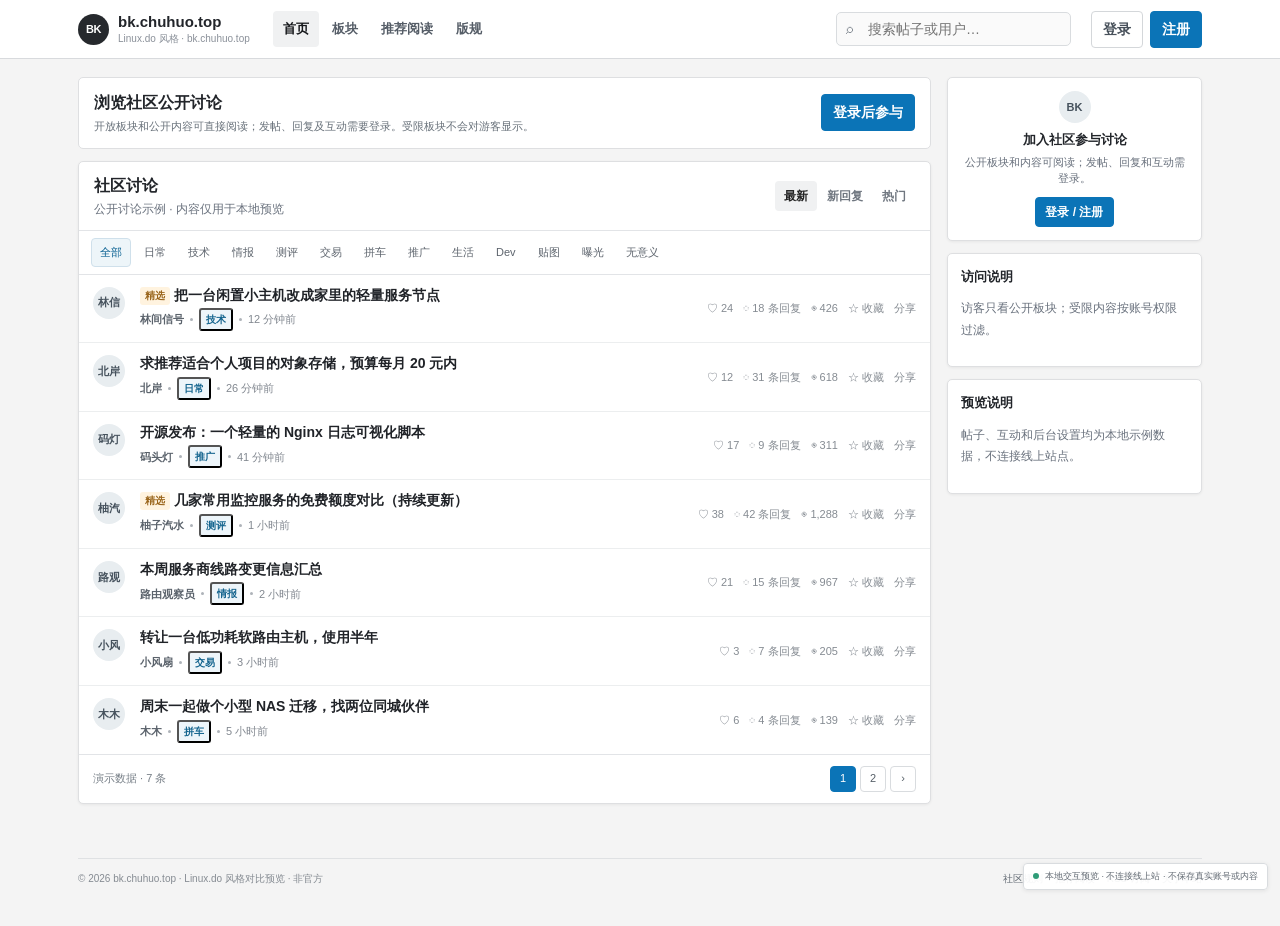
<file: preview/index.html>
<!doctype html>
<html lang="zh-CN">
<head>
  <meta charset="utf-8">
  <meta name="viewport" content="width=device-width, initial-scale=1">
  <meta name="theme-color" content="#f4f4f4">
  <title>bk.chuhuo.top · 技术社区预览</title>
  <link rel="stylesheet" href="app.css">
  <link rel="stylesheet" href="invite-demo.css">
  <script src="app.js" defer></script>
  <script src="invite-demo.js" defer></script>
</head>
<body>
  <div id="app" aria-live="polite"></div>
  <div class="preview-ribbon"><span class="pulse"></span>本地交互预览 · 不连接线上站 · 不保存真实账号或内容</div>
  <div id="toast" class="toast" role="status" aria-live="polite"></div>
</body>
</html>
</file>
<file: preview/app.css>
:root {
  --ink: #22252a;
  --muted: #69717d;
  --faint: #8a9099;
  --line: #e2e4e7;
  --paper: #fff;
  --page: #f4f4f4;
  --accent: #0b74b7;
  --accent-soft: #eaf4fa;
  --orange: #d88b27;
  --shadow: 0 1px 3px rgba(0,0,0,.06);
  --radius: 5px;
}
* { box-sizing: border-box; }
html { scroll-behavior: smooth; }
body { margin: 0; background: var(--page); color: var(--ink); font: 14px/1.5 -apple-system,BlinkMacSystemFont,"Segoe UI","PingFang SC","Microsoft YaHei",sans-serif; }
button,input,textarea,select { font: inherit; }
button { cursor: pointer; }
a { color: var(--accent); }
.topbar { position: sticky; top: 0; z-index: 20; background: #fff; border-bottom: 1px solid #d8dadd; }
.topbar-inner { max-width: 1160px; height: 58px; margin: 0 auto; padding: 0 18px; display: flex; align-items: center; gap: 20px; }
.brand { display: flex; align-items: center; gap: 9px; min-width: 175px; color: var(--ink); text-decoration: none; }
.brand-mark { width: 31px; height: 31px; display: grid; place-items: center; border-radius: 50%; background: #26292d; color: #fff; font-size: 11px; font-weight: 800; letter-spacing: -.5px; }
.brand-copy { line-height: 1.15; }
.brand-copy strong { display: block; font-size: 15px; font-weight: 750; }
.brand-copy span { display: block; margin-top: 3px; color: var(--faint); font-size: 10px; }
.nav-links { display: flex; align-items: center; gap: 3px; flex: 1; min-width: 0; }
.nav-link { border: 0; border-radius: 4px; padding: 8px 10px; background: transparent; color: #555d67; text-decoration: none; font-size: 13px; font-weight: 600; white-space: nowrap; }
.nav-link:hover,.nav-link.active { background: #f0f1f2; color: #17191c; }
.top-search { position: relative; width: min(235px,22vw); flex: 0 1 235px; }
.top-search input { width: 100%; height: 34px; padding: 0 10px 0 31px; border: 1px solid #d9dcdf; border-radius: 5px; outline: 0; background: #fafafa; }
.top-search input:focus { border-color: #94b8ce; background: #fff; box-shadow: 0 0 0 2px rgba(11,116,183,.1); }
.search-icon { position: absolute; left: 10px; top: 6px; color: #767e87; }
.top-actions { display: flex; align-items: center; gap: 7px; }
.btn { border: 1px solid #d4d7da; border-radius: 4px; padding: 7px 11px; background: #fff; color: #30343a; font-weight: 600; white-space: nowrap; }
.btn:hover { background: #f5f6f7; }
.btn-primary { border-color: #0b74b7; background: #0b74b7; color: #fff; }
.btn-primary:hover { border-color: #075d96; background: #075d96; }
.btn-quiet { color: #48515b; }
.btn-small { padding: 5px 9px; font-size: 12px; }
.icon-btn { width: 34px; height: 34px; border: 1px solid #d9dcdf; border-radius: 4px; background: #fff; color: #515963; }
.user-pill { display: flex; align-items: center; gap: 7px; border: 0; background: transparent; color: #343a40; font-weight: 650; white-space: nowrap; }
.avatar { width: 32px; height: 32px; display: grid; place-items: center; flex: 0 0 auto; border-radius: 50%; background: #e8edf0; color: #46525d; font-size: 11px; font-weight: 700; }
.avatar.round { width: 38px; height: 38px; }
.avatar.sm { width: 25px; height: 25px; font-size: 9px; }
.mobile-menu { display: none; }
.shell { max-width: 1160px; margin: 18px auto 54px; padding: 0 18px; }
.layout { display: grid; grid-template-columns: minmax(0,1fr) 255px; gap: 16px; align-items: start; }
.main-col { min-width: 0; }
.side-col { display: grid; gap: 12px; }
.card { border: 1px solid #dedfe1; border-radius: var(--radius); background: var(--paper); box-shadow: var(--shadow); }
.feed-card { overflow: hidden; }
.feed-head { min-height: 56px; padding: 12px 15px; display: flex; align-items: center; justify-content: space-between; gap: 10px; border-bottom: 1px solid var(--line); }
.feed-head h1,.feed-head h2 { margin: 0; font-size: 16px; font-weight: 700; }
.subtle { color: var(--muted); font-size: 12px; }
.feed-head .subtle { margin-top: 2px; }
.feed-tabs { display: flex; gap: 1px; }
.feed-tab { border: 0; border-radius: 4px; padding: 6px 9px; background: transparent; color: #707780; font-size: 12px; font-weight: 650; }
.feed-tab:hover,.feed-tab.active { background: #f0f1f2; color: #222; }
.category-strip { min-height: 44px; padding: 7px 12px; display: flex; gap: 4px; overflow-x: auto; border-bottom: 1px solid var(--line); scrollbar-width: thin; }
.category-chip { flex: 0 0 auto; border: 1px solid transparent; border-radius: 4px; padding: 5px 8px; background: transparent; color: #5d646d; font-size: 11px; white-space: nowrap; }
.category-chip:hover,.category-chip.active { border-color: #cfe0eb; background: #edf5f9; color: #075f91; }
.thread { display: grid; grid-template-columns: 38px minmax(0,1fr) 205px; align-items: center; gap: 0 9px; padding: 11px 14px; border-bottom: 1px solid #eceeef; }
.thread:last-child { border-bottom: 0; }
.thread:hover { background: #fbfbfb; }
.thread-avatar { grid-column: 1; grid-row: 1 / span 2; align-self: start; padding-top: 1px; }
.thread-main { display: contents; }
.thread-title { grid-column: 2; grid-row: 1; min-width: 0; margin: 0; font-size: 14px; line-height: 1.4; font-weight: 700; }
.thread-title button { border: 0; padding: 0; background: none; color: #202328; text-align: left; font-size: inherit; font-weight: inherit; line-height: inherit; }
.thread-title button:hover { color: var(--accent); }
.badge { display: inline-flex; align-items: center; border-radius: 3px; padding: 2px 5px; background: #f0f1f2; color: #59616a; font-size: 10px; font-weight: 650; vertical-align: 1px; }
.badge.blue { background: #edf5fa; color: #14648e; }
.badge.green { background: #eef5ef; color: #47724e; }
.badge.orange { background: #fff3df; color: #9a651b; }
.thread-meta { grid-column: 2; grid-row: 2; min-width: 0; margin: 3px 0 0; display: flex; align-items: center; gap: 6px; flex-wrap: wrap; color: #828890; font-size: 11px; }
.thread-meta .author { border: 0; padding: 0; background: none; color: #5b636c; font-size: inherit; font-weight: 600; }
.dot { width: 3px; height: 3px; border-radius: 50%; background: #aeb3b9; }
.thread-excerpt,.thread-tags { display: none; }
.thread-actions { grid-column: 3; grid-row: 1 / span 2; display: flex; align-items: center; justify-content: flex-end; gap: 10px; color: #858b92; font-size: 11px; white-space: nowrap; }
.thread-actions button { border: 0; padding: 2px 0; background: transparent; color: inherit; font-size: inherit; }
.thread-actions button:hover,.thread-actions button.selected { color: var(--accent); }
.thread-actions .push { margin-left: 0; }
.thread-empty { padding: 44px 18px; color: var(--muted); text-align: center; }
.page-title { display: flex; justify-content: space-between; align-items: flex-start; gap: 12px; margin: 0 0 12px; }
.page-title h1 { margin: 0; font-size: 20px; }
.page-title p { margin: 4px 0 0; color: var(--muted); }
.side-card { padding: 13px; }
.side-title { display: flex; justify-content: space-between; align-items: center; margin: 0 0 9px; font-size: 13px; }
.side-title a { color: var(--accent); font-size: 11px; text-decoration: none; }
.side-item { display: flex; align-items: flex-start; gap: 8px; padding: 8px 0; border-top: 1px solid #eef0f1; }
.side-item:first-of-type { border-top: 0; }
.side-item .rank { width: 16px; color: #8a9096; font-size: 11px; font-weight: 700; }
.side-item .rank.top { color: var(--orange); }
.side-item a { color: #414951; font-size: 11px; font-weight: 600; line-height: 1.45; text-decoration: none; }
.side-item a:hover { color: var(--accent); }
.side-item small { display: block; margin-top: 3px; color: #8c9299; font-size: 10px; }
.side-profile { display: flex; align-items: center; gap: 9px; }
.side-profile strong { display: block; font-size: 12px; }
.side-profile span { display: block; margin-top: 2px; color: var(--muted); font-size: 10px; }
.stats-row { display: grid; grid-template-columns: repeat(3,1fr); gap: 5px; margin-top: 11px; padding-top: 10px; border-top: 1px solid #eceeef; text-align: center; }
.stats-row strong { display: block; font-size: 13px; }
.stats-row span { color: #848b92; font-size: 10px; }
.login-prompt { text-align: center; }
.login-prompt .avatar { margin: 0 auto 7px; }
.login-prompt h3 { margin: 0 0 4px; font-size: 13px; }
.login-prompt p { margin: 0 0 10px; color: var(--muted); font-size: 11px; }
.guest-gate { margin-bottom: 13px; padding: 25px; border: 1px solid #dedfe1; border-radius: 5px; background: #fff; box-shadow: var(--shadow); }
.gate-topline { display: flex; align-items: center; gap: 7px; color: #68717a; font-size: 10px; font-weight: 700; letter-spacing: .55px; }
.gate-topline i { width: 7px; height: 7px; border-radius: 50%; background: var(--accent); }
.guest-gate h1 { margin: 11px 0 7px; font-size: 23px; line-height: 1.3; }
.guest-gate p { max-width: 620px; margin: 0; color: #626a73; font-size: 13px; line-height: 1.7; }
.gate-actions { display: flex; gap: 7px; flex-wrap: wrap; margin-top: 15px; }
.gate-actions .btn-ghost { background: #fff; }
.gate-note { margin-top: 10px; color: #81878e; font-size: 11px; }
.guest-benefits { display: grid; grid-template-columns: repeat(3,1fr); gap: 9px; }
.benefit { min-height: 100px; padding: 12px; border: 1px solid #dedfe1; border-radius: 5px; background: #fff; }
.benefit-icon { width: 27px; height: 27px; display: grid; place-items: center; border-radius: 4px; background: #edf5fa; color: var(--accent); font-size: 13px; font-weight: 750; }
.benefit h3 { margin: 8px 0 3px; font-size: 12px; }
.benefit p { margin: 0; color: #777f88; font-size: 10px; line-height: 1.5; }
.board-grid { display: grid; grid-template-columns: repeat(2,minmax(0,1fr)); gap: 8px; margin-bottom: 13px; }
.board-card { display: flex; align-items: flex-start; gap: 9px; padding: 12px; border: 1px solid #dedfe1; border-radius: 5px; background: #fff; color: inherit; text-decoration: none; }
.board-card:hover { border-color: #bdd2df; background: #fbfdfe; }
.board-mark { width: 29px; height: 29px; flex: 0 0 auto; display: grid; place-items: center; border-radius: 4px; background: #edf5fa; color: #176b99; font-size: 11px; font-weight: 700; }
.board-card h3 { margin: 0; font-size: 12px; }
.board-card p { margin: 2px 0 4px; color: #717981; font-size: 10px; }
.board-card small { color: #92989e; font-size: 10px; }
.board-title { display: flex; justify-content: space-between; margin: 0 0 8px; }
.board-title h2 { margin: 0; font-size: 14px; }
.board-title span { color: #818890; font-size: 10px; }
.content-card { padding: 17px; }
.content-card h1 { margin: 0 0 5px; font-size: 20px; }
.content-card .lead { margin: 0 0 15px; color: var(--muted); }
.rule-row { padding: 12px 0; border-top: 1px solid #eceeef; }
.rule-row:first-of-type { border-top: 0; }
.rule-row strong { display: block; margin-bottom: 4px; font-size: 12px; }
.rule-row p { margin: 0; color: #626a73; font-size: 12px; line-height: 1.7; }
.feed-pagination { display: flex; justify-content: space-between; align-items: center; padding: 11px 14px; border-top: 1px solid var(--line); color: #777f87; font-size: 11px; }
.page-number { display: flex; gap: 4px; }
.page-number button { width: 26px; height: 26px; border: 1px solid #d9dcdf; border-radius: 4px; background: #fff; color: #555e67; }
.page-number button.active { border-color: var(--accent); background: var(--accent); color: #fff; }
.profile-header { display: flex; align-items: center; gap: 12px; padding: 18px; border-bottom: 1px solid var(--line); }
.profile-header .avatar { width: 52px; height: 52px; font-size: 15px; }
.profile-header h1 { margin: 0; font-size: 18px; }
.profile-header p { margin: 4px 0 0; color: var(--muted); font-size: 12px; }
.profile-data { padding: 16px; }
.profile-data .stats-row { max-width: 440px; text-align: left; grid-template-columns: repeat(4,1fr); }
.message-tabs { display: flex; gap: 5px; margin: 0 0 12px; }
.message-tabs button { border: 1px solid #d9dcdf; border-radius: 4px; padding: 6px 9px; background: #fff; color: #626a73; font-size: 11px; }
.message-tabs button.active { border-color: #bcd2df; background: #edf5fa; color: #075f91; }
.notice-row { display: flex; gap: 9px; padding: 11px 0; border-top: 1px solid #eceeef; }
.notice-row:first-of-type { border-top: 0; }
.notice-row p { margin: 0; color: #4d555d; font-size: 12px; }
.notice-row small { display: block; margin-top: 4px; color: #8a9097; font-size: 10px; }
.admin-grid { display: grid; grid-template-columns: 170px minmax(0,1fr); gap: 10px; }
.admin-nav { padding: 7px; }
.admin-nav button { width: 100%; border: 0; border-radius: 4px; padding: 8px; background: transparent; color: #5e6670; text-align: left; font-size: 11px; font-weight: 600; }
.admin-nav button.active,.admin-nav button:hover { background: #edf5fa; color: #075f91; }
.setting-row { display: flex; justify-content: space-between; align-items: center; gap: 12px; padding: 11px 0; border-bottom: 1px solid #eceeef; }
.setting-row strong { display: block; font-size: 12px; }
.setting-row small { display: block; margin-top: 3px; color: #7f8790; font-size: 10px; }
.switch { appearance: none; position: relative; width: 34px; height: 19px; flex: 0 0 auto; border: 0; border-radius: 12px; background: #c9cdd1; }
.switch:after { position: absolute; top: 2px; left: 2px; width: 15px; height: 15px; border-radius: 50%; background: #fff; content: ""; transition: .15s; }
.switch:checked { background: #0b74b7; }
.switch:checked:after { left: 17px; }
.search-summary { padding: 10px 14px; border-bottom: 1px solid var(--line); color: #737b83; font-size: 11px; }
.empty-icon { width: 40px; height: 40px; margin: 0 auto 9px; display: grid; place-items: center; border-radius: 50%; background: #edf5fa; color: var(--accent); font-size: 18px; }
.overlay { position: fixed; inset: 0; z-index: 50; display: grid; place-items: center; padding: 16px; background: rgba(25,29,33,.52); }
.dialog { width: min(550px,100%); max-height: 88vh; overflow: auto; padding: 20px; border: 1px solid #d8dbde; border-radius: 6px; background: #fff; box-shadow: 0 14px 40px rgba(0,0,0,.2); }
.dialog.wide { width: min(720px,100%); }
.dialog-head { display: flex; justify-content: space-between; align-items: flex-start; gap: 12px; margin-bottom: 14px; }
.dialog-head h2 { margin: 0; font-size: 16px; }
.dialog-head p { margin: 4px 0 0; color: var(--muted); font-size: 11px; }
.close-btn { width: 28px; height: 28px; border: 1px solid #d8dbde; border-radius: 4px; background: #fff; color: #68717a; font-size: 17px; }
.demo-choice { display: grid; grid-template-columns: 1fr 1fr; gap: 8px; margin-top: 13px; }
.demo-choice button { padding: 12px; border: 1px solid #d8dbde; border-radius: 5px; background: #fff; color: #30343a; text-align: left; }
.demo-choice button:hover { border-color: #9fc1d4; background: #f9fcfd; }
.demo-choice strong { display: block; font-size: 12px; }
.demo-choice span { display: block; margin-top: 3px; color: #737b83; font-size: 10px; }
.demo-disclaimer,.notice-banner { margin: 11px 0; padding: 9px 10px; border: 1px solid #e2e4e7; border-radius: 4px; background: #f8f8f8; color: #626a73; font-size: 10px; line-height: 1.55; }
.notice-banner strong { margin-right: 6px; color: #343a40; }
.field { display: block; margin-bottom: 11px; }
.field span { display: block; margin-bottom: 5px; color: #5e6670; font-size: 11px; font-weight: 650; }
.field input,.field textarea,.field select { width: 100%; border: 1px solid #d7dade; border-radius: 4px; padding: 8px 9px; outline: 0; background: #fff; color: var(--ink); }
.field input:focus,.field textarea:focus,.field select:focus { border-color: #8eb6cd; box-shadow: 0 0 0 2px rgba(11,116,183,.1); }
.field textarea { min-height: 110px; resize: vertical; }
.dialog-actions { display: flex; justify-content: flex-end; gap: 7px; margin-top: 12px; }
.detail-title { margin: 0 0 8px; font-size: 20px; line-height: 1.4; }
.detail-body { padding: 14px 0; border-bottom: 1px solid var(--line); color: #444c54; line-height: 1.8; white-space: pre-wrap; }
.reply-item { display: flex; gap: 8px; padding: 10px 0; border-bottom: 1px solid #eceeef; }
.reply-item p { margin: 0; color: #4e565e; font-size: 12px; }
.reply-item small { display: block; margin-top: 3px; color: #8a9097; font-size: 10px; }
.reply-box { margin-top: 12px; }
.preview-label { display: inline-block; color: #7c838b; font-size: 10px; }
.highlight-bar { display: none; }
.toast { position: fixed; bottom: 30px; left: 50%; z-index: 80; transform: translate(-50%,16px); opacity: 0; pointer-events: none; padding: 9px 13px; border-radius: 4px; background: #25292d; color: #fff; font-size: 11px; transition: .2s; }
.toast.show { transform: translate(-50%,0); opacity: 1; }
.footer { max-width: 1160px; margin: 0 auto; padding: 0 18px 40px; color: #858b92; font-size: 10px; }
.footer-inner { display: flex; justify-content: space-between; flex-wrap: wrap; gap: 8px; padding-top: 12px; border-top: 1px solid #dfe1e3; }
.footer-links { display: flex; gap: 12px; }
.footer a { color: #626a73; text-decoration: none; }
.preview-ribbon { position: fixed; right: 12px; bottom: 10px; z-index: 30; display: flex; align-items: center; gap: 6px; padding: 6px 9px; border: 1px solid #d9dcdf; border-radius: 4px; background: rgba(255,255,255,.94); color: #626a73; font-size: 9px; box-shadow: 0 1px 4px rgba(0,0,0,.08); }
.pulse { width: 6px; height: 6px; border-radius: 50%; background: #2f9c77; }
body[data-view="home"][data-auth="member"] .member-hero,
body[data-view="home"][data-auth="member"] .board-title,
body[data-view="home"][data-auth="member"] .board-grid { display: none; }
@media (max-width: 900px) {
  .topbar-inner { gap: 10px; }
  .brand { min-width: 145px; }
  .layout { grid-template-columns: minmax(0,1fr) 225px; gap: 10px; }
  .thread { grid-template-columns: 34px minmax(0,1fr) 170px; padding: 10px 11px; }
  .thread-actions { gap: 7px; }
}
@media (max-width: 700px) {
  .topbar-inner { position: relative; height: 54px; padding: 0 10px; gap: 8px; }
  .brand { flex: 1; min-width: 0; }
  .brand-copy span { display: none; }
  .mobile-menu { display: inline-block; order: 2; }
  .top-actions { order: 3; }
  .top-actions .user-pill { display: none; }
  .top-search { position: absolute; top: 58px; left: 10px; right: 10px; z-index: 2; display: none; width: auto; }
  body[data-auth="member"] .top-search { display: block; }
  .nav-links { position: absolute; top: 53px; left: 0; right: 0; z-index: 3; display: none; flex-wrap: wrap; padding: 8px 10px; border-bottom: 1px solid var(--line); background: #fff; box-shadow: 0 3px 7px rgba(0,0,0,.06); }
  .nav-links.open { display: flex; }
  .nav-link { padding: 7px 9px; }
  .shell { margin: 11px auto 36px; padding: 0 9px; }
  .layout { display: block; }
  .side-col { margin-top: 10px; }
  .feed-head { min-height: 48px; padding: 9px 10px; }
  .feed-head h1,.feed-head h2 { font-size: 14px; }
  .feed-tabs { gap: 0; }
  .feed-tab { padding: 6px; font-size: 10px; }
  .category-strip { min-height: 40px; padding: 6px; gap: 2px; }
  .category-chip { padding: 5px 7px; font-size: 10px; }
  .thread { grid-template-columns: 31px minmax(0,1fr); gap: 0 7px; align-items: start; padding: 10px 9px; }
  .thread-avatar { grid-column: 1; grid-row: 1 / span 2; }
  .thread-main { display: block; min-width: 0; }
  .thread-title { grid-column: auto; grid-row: auto; font-size: 13px; }
  .thread-meta { grid-column: auto; grid-row: auto; margin-top: 4px; font-size: 10px; }
  .thread-actions { grid-column: 2; grid-row: auto; justify-content: flex-start; gap: 11px; margin-top: 6px; font-size: 10px; }
  .thread-excerpt,.thread-tags { display: none; }
  .side-col { grid-template-columns: 1fr; }
  .guest-gate { padding: 18px 14px; }
  .guest-gate h1 { font-size: 19px; }
  .guest-gate p { font-size: 12px; }
  .guest-benefits { grid-template-columns: 1fr; gap: 7px; }
  .benefit { min-height: auto; display: grid; grid-template-columns: 28px 1fr; gap: 0 8px; padding: 9px; }
  .benefit-icon { grid-row: 1 / span 2; }
  .benefit h3 { margin: 0 0 2px; }
  .board-grid { grid-template-columns: 1fr; }
  .admin-grid { grid-template-columns: 1fr; }
  .admin-nav { display: flex; overflow-x: auto; }
  .admin-nav button { min-width: max-content; width: auto; }
  .demo-choice { grid-template-columns: 1fr; }
  .footer { padding: 0 10px 52px; }
  .footer-links { gap: 8px; }
  .preview-ribbon { right: 8px; bottom: 7px; font-size: 8px; }
  .page-title h1 { font-size: 18px; }
}

@media (max-width: 700px) {
  body[data-auth="member"] .top-search { display: none; }
}

.member-hero { display:flex; justify-content:space-between; align-items:center; gap:12px; margin:0 0 12px; padding:13px 15px; border:1px solid #dedfe1; border-radius:5px; background:#fff; }
.member-hero h1 { margin:0; font-size:16px; }
.member-hero p { margin:3px 0 0; color:#68717a; font-size:11px; }
body[data-view="home"] .board-title,
body[data-view="home"] .board-grid { display:none; }
@media (max-width:700px) {
  .member-hero { align-items:flex-start; padding:11px; }
  .member-hero h1 { font-size:14px; }
  .member-hero .btn { padding:6px 8px; font-size:10px; }
}
</file>
<file: preview/invite-demo.css>
.invite-demo-panel { margin-top: 18px; padding: 14px; border: 1px solid #d9e1e6; border-radius: 5px; background: #fbfdfe; }
.invite-demo-heading { display: flex; justify-content: space-between; align-items: flex-start; gap: 12px; margin-bottom: 8px; }
.invite-demo-heading h3 { margin: 0; color: #252a2f; font-size: 15px; }
.invite-demo-heading p { margin: 3px 0 0; color: #73808a; font-size: 11px; }
.invite-demo-tag { padding: 3px 7px; border: 1px solid #cbdce6; border-radius: 3px; background: #edf5fa; color: #17648d; font-size: 10px; white-space: nowrap; }
.invite-demo-setting { display: flex; justify-content: space-between; align-items: center; gap: 12px; padding: 10px 0; border-bottom: 1px solid #e9edef; }
.invite-demo-setting strong { display: block; font-size: 12px; }
.invite-demo-setting small { display: block; max-width: 530px; margin-top: 3px; color: #78828a; font-size: 10px; }
.invite-demo-setting input { appearance: none; position: relative; width: 34px; height: 19px; flex: 0 0 auto; border: 0; border-radius: 12px; background: #c9cdd1; cursor: pointer; }
.invite-demo-setting input:after { position: absolute; top: 2px; left: 2px; width: 15px; height: 15px; border-radius: 50%; background: #fff; content: ""; transition: .15s; }
.invite-demo-setting input:checked { background: #0b74b7; }
.invite-demo-setting input:checked:after { left: 17px; }
.invite-demo-create { display: flex; justify-content: space-between; align-items: end; gap: 12px; padding: 13px 0; }
.invite-demo-fields { display: grid; grid-template-columns: 120px 120px minmax(125px,1fr); gap: 8px; flex: 1; }
.invite-demo-fields label { display: block; min-width: 0; }
.invite-demo-fields label > span { display: block; margin-bottom: 4px; color: #5f6972; font-size: 10px; font-weight: 650; }
.invite-demo-fields input { width: 100%; height: 32px; padding: 5px 7px; border: 1px solid #d7dade; border-radius: 4px; outline: 0; background: #fff; color: #252a2f; font-size: 11px; }
.invite-demo-fields input:focus { border-color: #94b8ce; box-shadow: 0 0 0 2px rgba(11,116,183,.1); }
.invite-demo-fields small { color: #879097; font-size: 9px; }
.invite-demo-result { display: grid; grid-template-columns: 112px minmax(0,1fr); gap: 5px 10px; align-items: baseline; margin: 1px 0 10px; padding: 9px 10px; border: 1px solid #e1e6e9; border-radius: 4px; background: #fff; }
.invite-demo-result strong { color: #58636c; font-size: 10px; }
.invite-demo-result code { overflow-wrap: anywhere; color: #175f87; font-size: 11px; font-weight: 700; letter-spacing: .2px; }
.invite-demo-result span { grid-column: 2; color: #828b92; font-size: 9px; }
.invite-demo-table-wrap { overflow-x: auto; border: 1px solid #e5e9ec; border-radius: 4px; background: #fff; }
.invite-demo-table { width: 100%; border-collapse: collapse; font-size: 10px; text-align: left; }
.invite-demo-table th { padding: 8px; border-bottom: 1px solid #e5e9ec; background: #f7f9fa; color: #68737c; font-weight: 650; white-space: nowrap; }
.invite-demo-table td { padding: 8px; border-bottom: 1px solid #eef1f3; color: #5d6770; white-space: nowrap; }
.invite-demo-table tbody tr:last-child td { border-bottom: 0; }
.invite-demo-table code { color: #68737c; font-size: 10px; }
.invite-status { display: inline-block; padding: 2px 5px; border-radius: 3px; background: #f1f2f3; color: #737b83; font-size: 9px; }
.invite-status.active { background: #edf5ef; color: #41704b; }
.invite-revoke { border: 1px solid #d8dadd; border-radius: 3px; padding: 3px 6px; background: #fff; color: #667079; font-size: 9px; }
.invite-revoke:hover { border-color: #dbb7b7; color: #a34949; }
.invite-revoke:disabled { color: #92989d; }
.invite-demo-note { display: flex; gap: 8px; margin-top: 10px; padding: 8px 9px; border-left: 3px solid #8eb6ca; background: #f1f7fa; color: #64747d; font-size: 10px; line-height: 1.6; }
.invite-demo-note strong { flex: 0 0 auto; color: #365a6c; }
@media (max-width: 720px) {
  .invite-demo-panel { margin-top: 14px; padding: 11px; }
  .invite-demo-create { align-items: stretch; flex-direction: column; }
  .invite-demo-fields { grid-template-columns: 1fr 1fr; }
  .invite-note-field { grid-column: 1 / -1; }
  .invite-demo-create > .btn { align-self: flex-start; }
}
@media (max-width: 430px) {
  .invite-demo-result { grid-template-columns: 1fr; }
  .invite-demo-result span { grid-column: 1; }
  .invite-demo-note { flex-direction: column; gap: 2px; }
  .invite-demo-heading h3 { font-size: 14px; }
}
</file>
